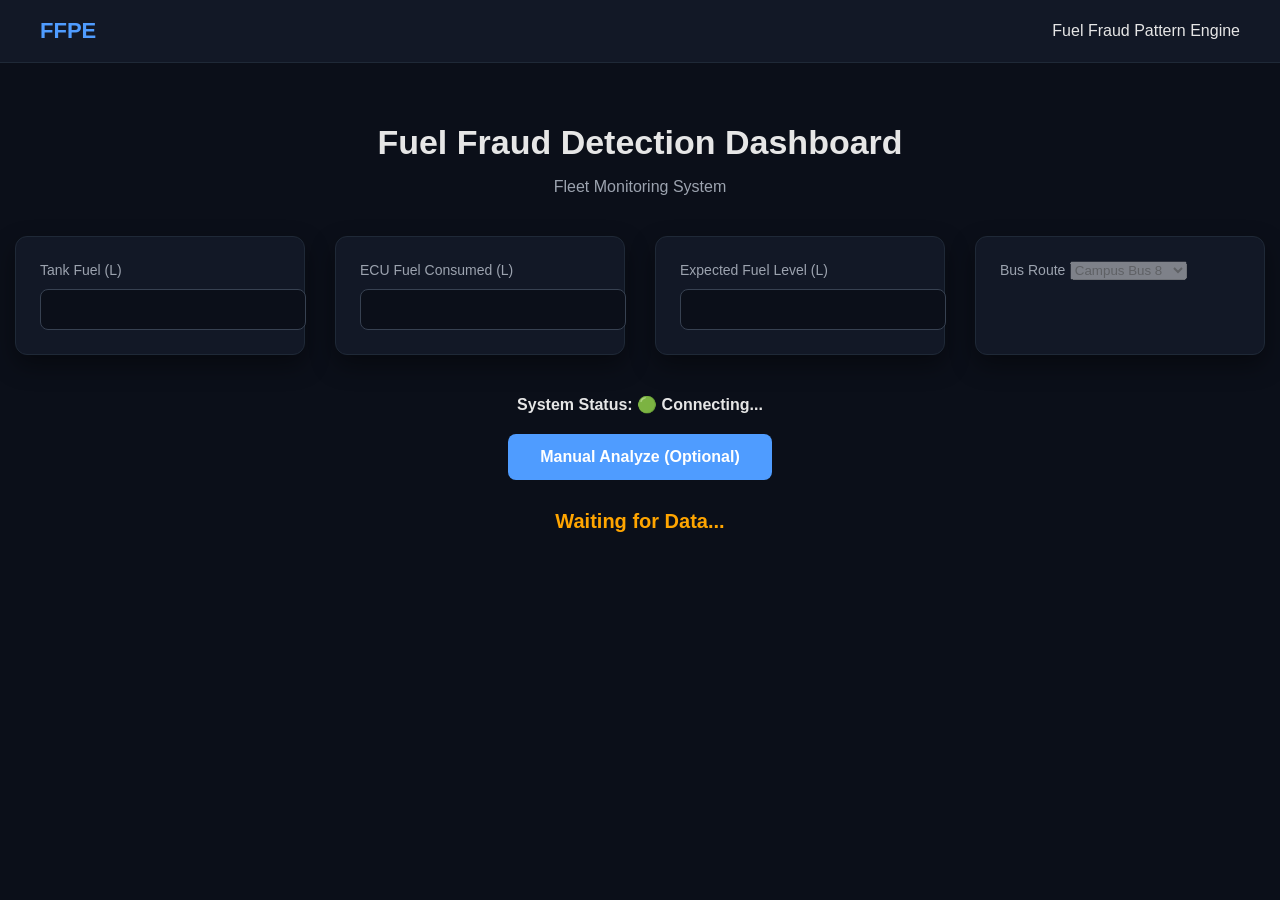
<file: index.html>
<!doctype html>
<html lang="en">
<head>
<meta charset="utf-8">
<title>FFPE Dashboard</title>
<link rel="stylesheet" href="style.css">
</head>

<body>

<header class="header">
  <div class="logo">FFPE</div>
  <div class="nav">Fuel Fraud Pattern Engine</div>
</header>

<section class="container">

<h1>Fuel Fraud Detection Dashboard</h1>
<p class="subtitle">Fleet Monitoring System</p>

<div class="card-container">

<div class="card">
<label>Tank Fuel (L)</label>
<input id="tankFuel" type="number" readonly>
</div>

<div class="card">
<label>ECU Fuel Consumed (L)</label>
<input id="ecuFuel" type="number" readonly>
</div>

<div class="card">
<label>Expected Fuel Level (L)</label>
<input id="expectedFuel" type="number" readonly>
</div>

<div class="card">
<label>Bus Route</label>
<select id="busRoute" disabled>
<option value="Campus Bus 8">Campus Bus 8</option>
<option value="Campus Bus 22">Campus Bus 22</option>
</select>
</div>

</div>

<div id="liveStatus" style="margin:20px; font-weight:bold;">
System Status: 🟢 Connecting...
</div>

<button onclick="detectFraud()" class="analyze-btn">
Manual Analyze (Optional)
</button>

<div id="result" class="result-box"></div>

</section>

<script>

/* Initial message when page loads */
window.onload = () => {
    document.getElementById("result").innerText = "Waiting for Data...";
    document.getElementById("result").style.color = "orange";
};

/* Fetch latest data from backend */
async function fetchLatestData() {

try {
    const response = await fetch("http://127.0.0.1:5000/latest");

    if (!response.ok) throw new Error("Server error");

    const data = await response.json();

    if (data.tank !== undefined)
        document.getElementById("tankFuel").value = data.tank;

    if (data.ecu !== undefined)
        document.getElementById("ecuFuel").value = data.ecu;

    if (data.expected !== undefined)
        document.getElementById("expectedFuel").value = data.expected;

    if (data.bus)
        document.getElementById("busRoute").value = data.bus;

    const resultBox = document.getElementById("result");

    if (data.status) {
        resultBox.innerText = data.status;

        if (data.status.includes("FRAUD")) {
            resultBox.style.color = "red";
        } else {
            resultBox.style.color = "lime";
        }
    }

    document.getElementById("liveStatus").innerText =
        "System Status: 🟢 Live Monitoring";

} catch (error) {

    document.getElementById("liveStatus").innerText =
        "System Status: 🔴 Backend Offline";
}

}

/* Auto refresh every 3 seconds */
setInterval(fetchLatestData, 3000);


/* Manual analyze button */
async function detectFraud() {

const tank = document.getElementById("tankFuel").value;
const ecu = document.getElementById("ecuFuel").value;
const expected = document.getElementById("expectedFuel").value;
const route = document.getElementById("busRoute").value;

let gps = "";

if(route === "Campus Bus 8"){
   gps = "https://tinyurl.com/route8gps";
}
else if(route === "Campus Bus 22"){
   gps = "https://tinyurl.com/26j9cd59";
}

try {
    await fetch("http://127.0.0.1:5000/detect", {
        method: "POST",
        headers: {"Content-Type": "application/json"},
        body: JSON.stringify({
            api_key: "FFPE2026SECRET",
            tank: tank,
            ecu: ecu,
            expected: expected,
            bus: route,
            gps: gps
        })
    });

} catch (error) {
    console.log("Manual analyze failed");
}

}

</script>

</body>
</html>
</file>
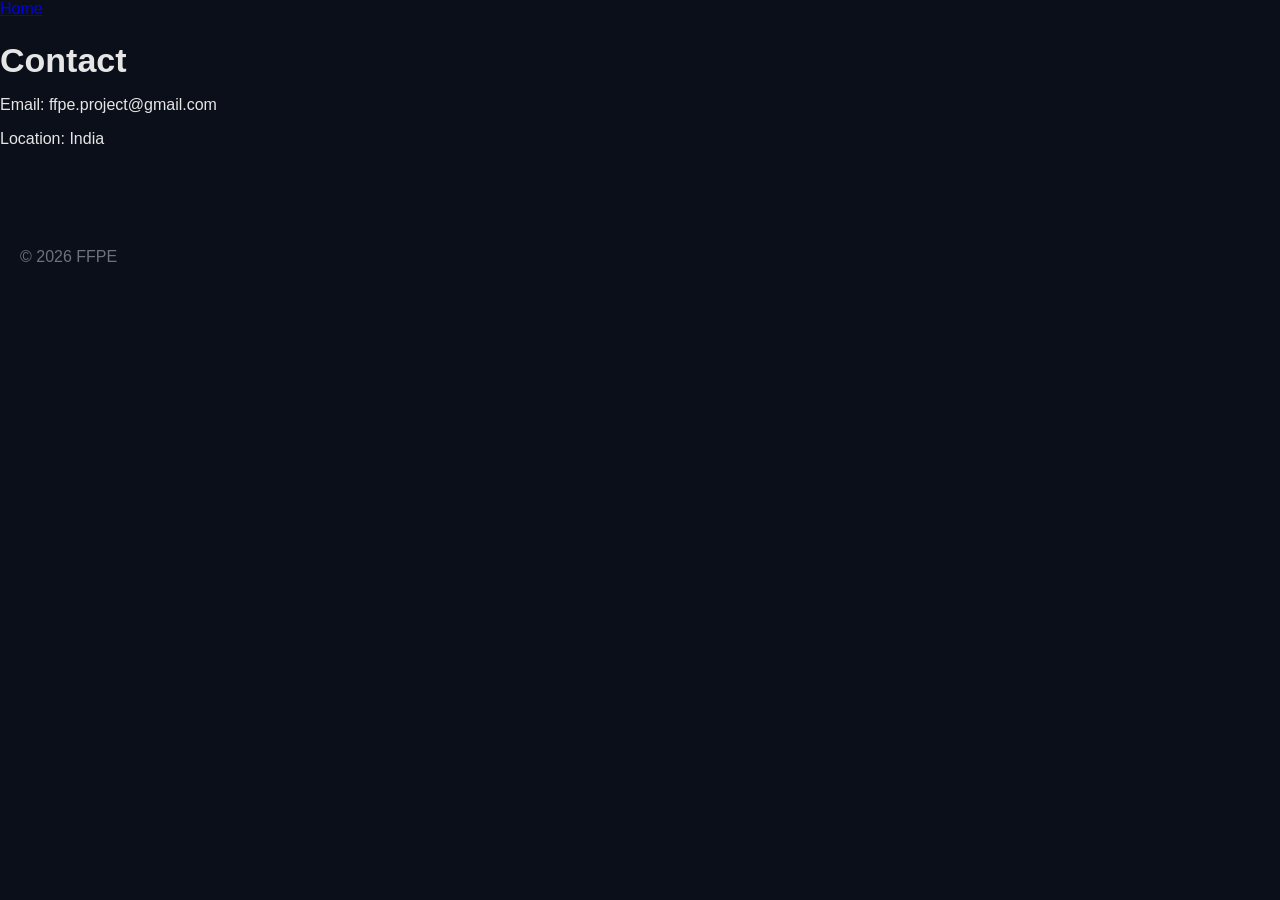
<file: contact.html>
<!doctype html>
<html lang="en">
<head>
  <meta charset="utf-8">
  <title>Contact</title>
  <link rel="stylesheet" href="style.css">
</head>
<body>

<header>
  <a href="index.html">Home</a>
</header>

<h1>Contact</h1>
<p>Email: ffpe.project@gmail.com</p>
<p>Location: India</p>

<footer>
© 2026 FFPE
</footer>

</body>
</html>
</file>
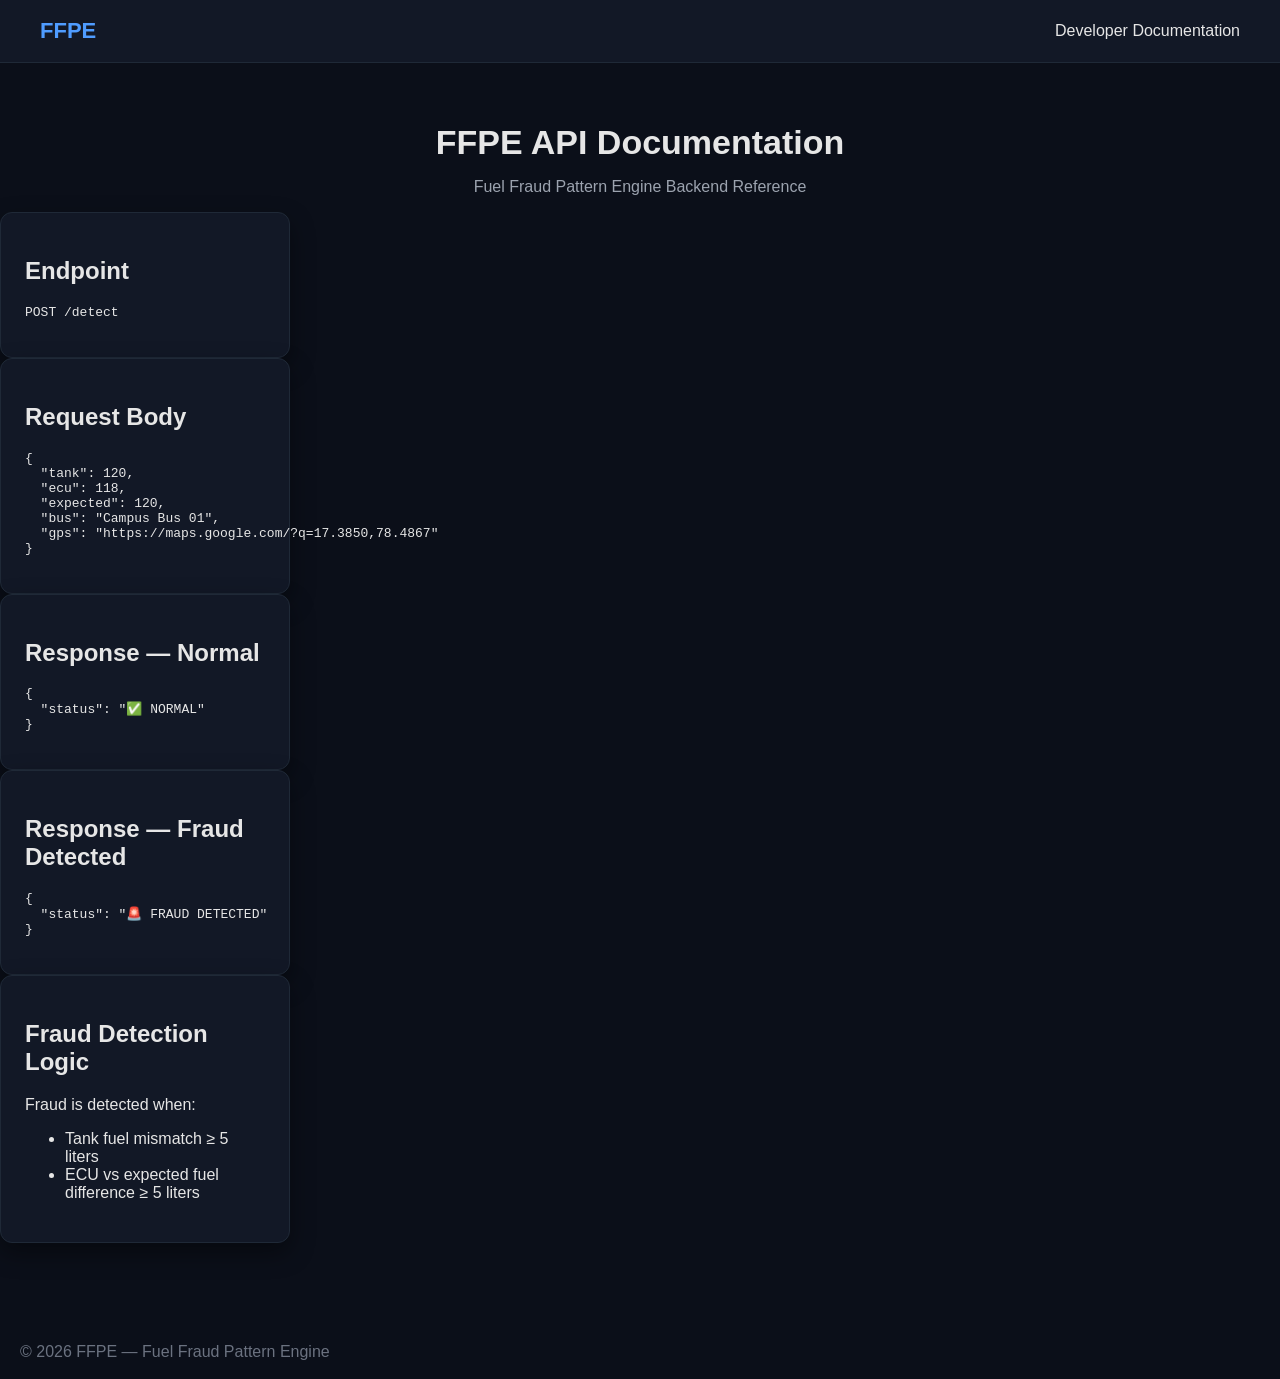
<file: docs.html>
<!doctype html>

<html lang="en">
<head>
  <meta charset="utf-8">
  <title>FFPE Documentation</title>
  <link rel="stylesheet" href="style.css">
</head>

<body>

<header class="header">
  <div class="logo">FFPE</div>
  <div class="nav">Developer Documentation</div>
</header>

<section class="container">

<h1>FFPE API Documentation</h1>
<p class="subtitle">Fuel Fraud Pattern Engine Backend Reference</p>

<div class="card">
<h2>Endpoint</h2>
<pre>
POST /detect
</pre>
</div>

<div class="card">
<h2>Request Body</h2>
<pre>
{
  "tank": 120,
  "ecu": 118,
  "expected": 120,
  "bus": "Campus Bus 01",
  "gps": "https://maps.google.com/?q=17.3850,78.4867"
}
</pre>
</div>

<div class="card">
<h2>Response — Normal</h2>
<pre>
{
  "status": "✅ NORMAL"
}
</pre>
</div>

<div class="card">
<h2>Response — Fraud Detected</h2>
<pre>
{
  "status": "🚨 FRAUD DETECTED"
}
</pre>
</div>

<div class="card">
<h2>Fraud Detection Logic</h2>
<p>
Fraud is detected when:
</p>
<ul>
  <li>Tank fuel mismatch ≥ 5 liters</li>
  <li>ECU vs expected fuel difference ≥ 5 liters</li>
</ul>
</div>

</section>

<footer>
© 2026 FFPE — Fuel Fraud Pattern Engine
</footer>

</body>
</html>
</file>
<file: style.css>
/* Reset */
body{
  margin:0;
  font-family: "Segoe UI", Roboto, sans-serif;
  background:#0b0f19;
  color:#e6e6e6;
}

/* Header */
.header{
  display:flex;
  justify-content:space-between;
  align-items:center;
  padding:18px 40px;
  background:#121826;
  border-bottom:1px solid #1f2937;
}

.logo{
  font-size:22px;
  font-weight:700;
  color:#4f9cff;
}

/* Container */
.container{
  text-align:center;
  margin-top:60px;
}

h1{
  font-size:34px;
  margin-bottom:8px;
}

.subtitle{
  color:#9ca3af;
}

/* Cards */
.card-container{
  display:flex;
  justify-content:center;
  gap:30px;
  margin:40px 0;
  flex-wrap:wrap;
}

.card{
  background:#121826;
  padding:24px;
  border-radius:12px;
  width:240px;
  border:1px solid #1f2937;
  box-shadow:0 10px 25px rgba(0,0,0,0.4);
  text-align:left;
}

.card label{
  font-size:14px;
  color:#9ca3af;
}

.card input{
  width:100%;
  padding:12px;
  margin-top:10px;
  border-radius:8px;
  border:1px solid #374151;
  background:#0b0f19;
  color:white;
}

/* Button */
.analyze-btn{
  padding:14px 32px;
  border:none;
  border-radius:8px;
  font-size:16px;
  font-weight:bold;
  background:#4f9cff;
  color:white;
  cursor:pointer;
  transition:.2s;
}

.analyze-btn:hover{
  background:#3b82f6;
  transform:translateY(-2px);
}

/* Result */
.result-box{
  margin-top:30px;
  font-size:20px;
  font-weight:600;
}

/* Footer */
footer{
  margin-top:80px;
  padding:20px;
  color:#6b7280;
}
</file>
